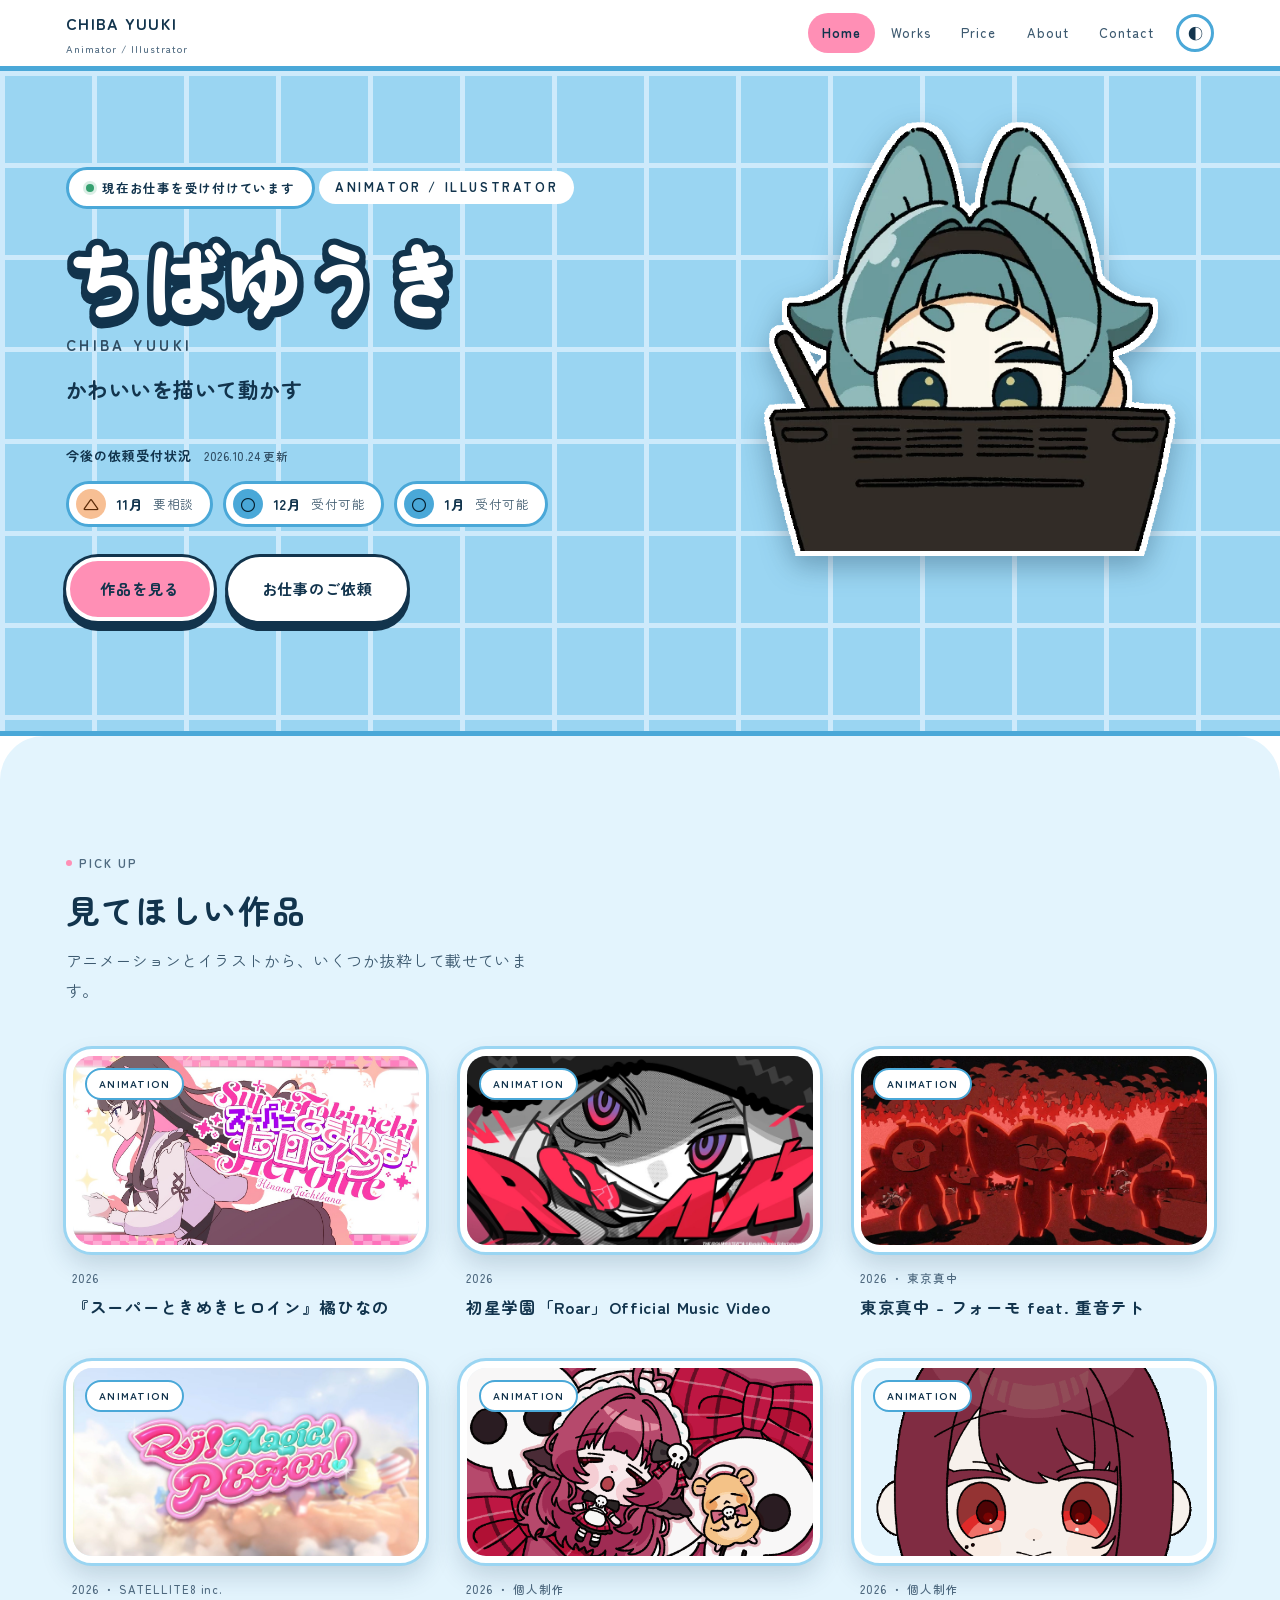
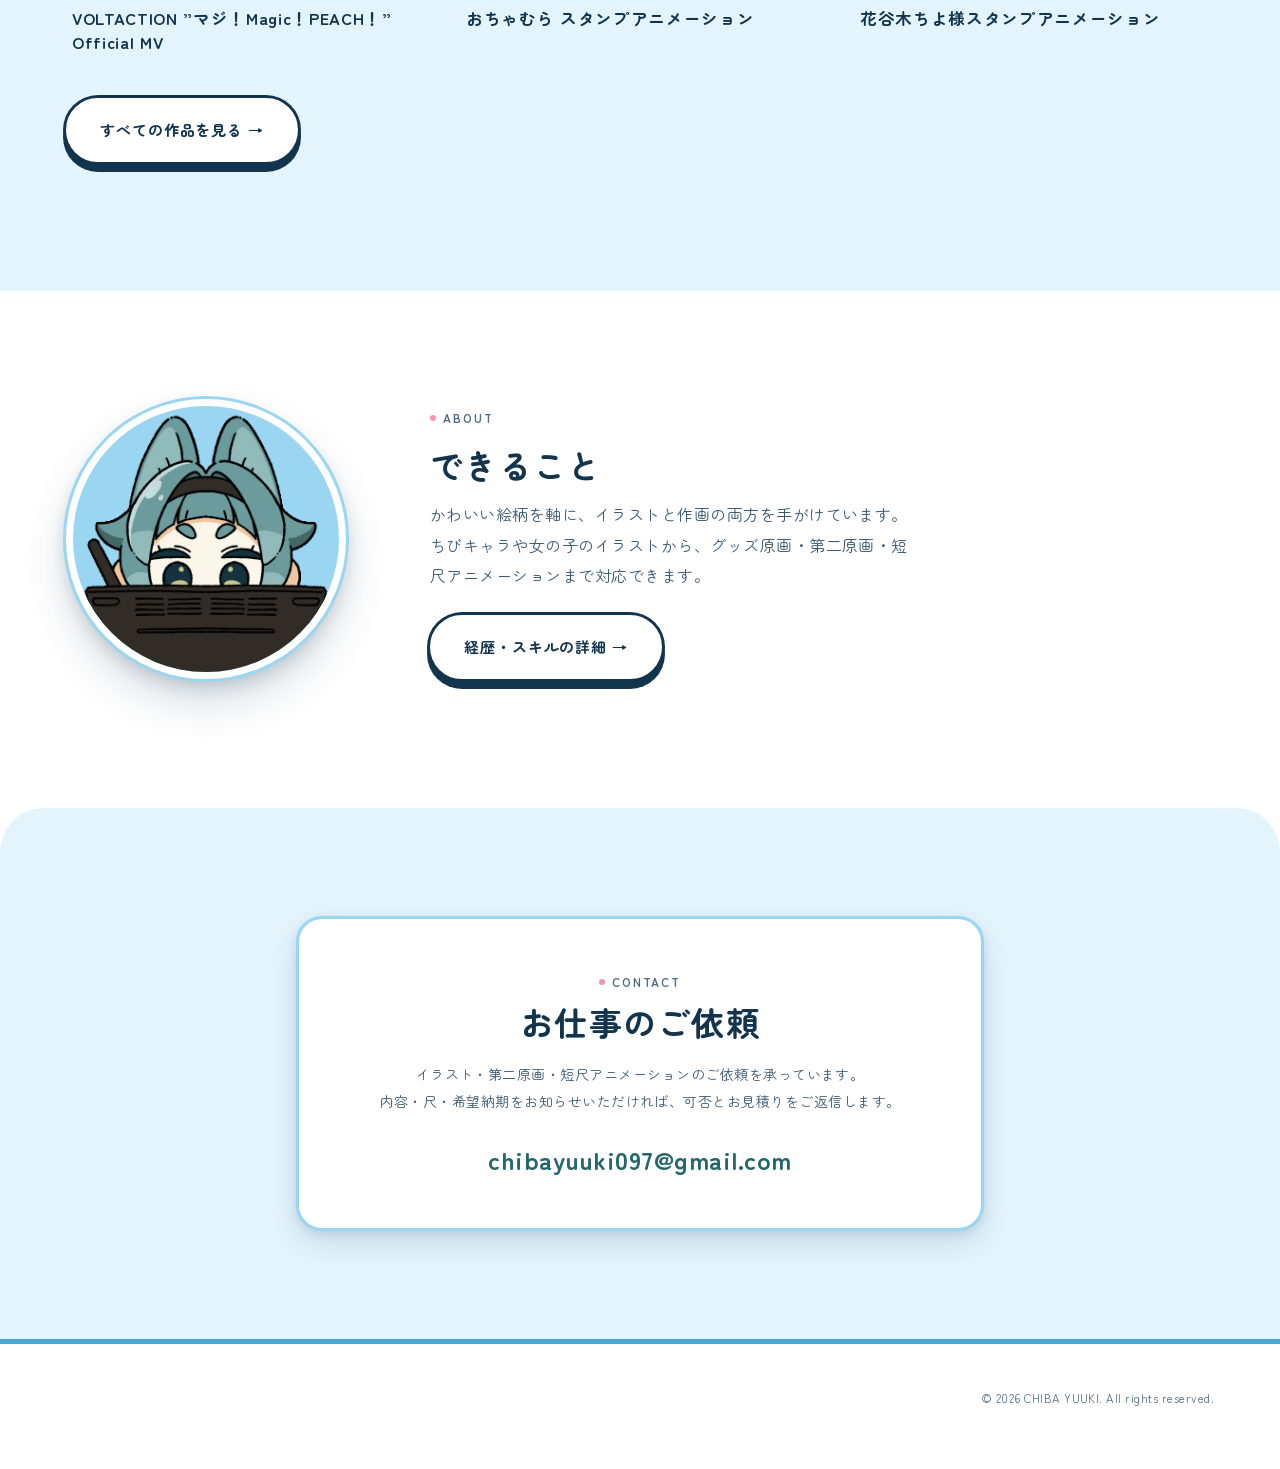
<file: index.html>
<!DOCTYPE html>
<html lang="ja">
<head>
<meta charset="UTF-8">
<meta name="viewport" content="width=device-width, initial-scale=1">
<title>ちばゆうき | アニメーター・イラストレーター</title>
<meta name="description" content="アニメーター・イラストレーター ちばゆうきのポートフォリオ。ちびキャラ・女の子イラストを軸に、作画とイラストの両面で制作しています。">
<!-- OGP：独自ドメインを設定したら og:url と og:image をそちらに差し替える -->
<meta property="og:type" content="website">
<meta property="og:url" content="https://chiba-yuuki.pages.dev/">
<meta property="og:title" content="ちばゆうき | アニメーター・イラストレーター">
<meta property="og:description" content="ちびキャラ・女の子イラストを軸に、作画とイラストの両面で制作しています。">
<meta property="og:image" content="https://chiba-yuuki.pages.dev/assets/img/og-image.jpg">
<meta name="twitter:card" content="summary_large_image">
<link rel="preconnect" href="https://fonts.googleapis.com">
<link rel="preconnect" href="https://fonts.gstatic.com" crossorigin>
<link href="https://fonts.googleapis.com/css2?family=Zen+Maru+Gothic:wght@400;500;700;900&display=swap" rel="stylesheet">
<link rel="stylesheet" href="assets/css/style.css">
</head>
<body data-page="home">

<header class="site-header">
  <div class="wrap site-header__inner">
    <a class="logo" href="index.html"><span data-site="name">CHIBA YUUKI</span><small data-site="role">Animator / Illustrator</small></a>
    <div class="header-tools">
      <nav class="nav" id="nav">
        <a href="index.html" aria-current="page">Home</a>
        <a href="works.html">Works</a>
        <a href="price.html">Price</a>
        <a href="about.html">About</a>
        <a href="contact.html">Contact</a>
      </nav>
      <button class="icon-btn" data-action="toggle-theme" aria-label="配色を切り替える" title="配色を切り替える">◐</button>
      <button class="icon-btn nav-toggle" data-action="toggle-nav" aria-label="メニューを開く" aria-expanded="false" aria-controls="nav">≡</button>
    </div>
  </div>
</header>

<main>

  <!-- ===== ヒーロー ===== -->
  <section class="hero">
    <img class="hero__chara" src="assets/img/profile.png" alt="">
    <div class="wrap">
      <span class="badge" data-available="true">現在お仕事を受け付けています</span>
      <p class="hero__role" data-site="role">Animator / Illustrator</p>
      <h1 class="hero__name"><span data-site="nameJa">ちばゆうき</span><small data-site="name">CHIBA YUUKI</small></h1>
      <p class="hero__tagline" data-site="tagline">かわいいを描いて動かす</p>
      <div class="availability" data-availability></div>
      <div class="hero__actions">
        <a class="btn" href="works.html">作品を見る</a>
        <a class="btn btn--ghost" href="contact.html">お仕事のご依頼</a>
      </div>
    </div>
  </section>

  <!-- ===== 見てほしい作品 ===== -->
  <section class="section section--sub">
    <div class="wrap">
      <p class="eyebrow">Pick Up</p>
      <h2 class="section-title">見てほしい作品</h2>
      <p class="section-lead">アニメーションとイラストから、いくつか抜粋して載せています。</p>
      <div class="grid" id="featured-grid"></div>
      <p style="margin-top:36px"><a class="btn btn--ghost" href="works.html">すべての作品を見る →</a></p>
    </div>
  </section>

  <!-- ===== プロフィール抜粋 ===== -->
  <section class="section">
    <div class="wrap two-col">
      <img class="portrait" src="assets/img/profile.png" alt="プロフィール写真またはアイコン">
      <div>
        <p class="eyebrow">About</p>
        <h2 class="section-title">できること</h2>
        <p class="section-lead" style="margin-bottom:24px">
          かわいい絵柄を軸に、イラストと作画の両方を手がけています。
          ちびキャラや女の子のイラストから、グッズ原画・第二原画・短尺アニメーションまで対応できます。
        </p>
        <p><a class="btn btn--ghost" href="about.html">経歴・スキルの詳細 →</a></p>
      </div>
    </div>
  </section>

  <!-- ===== 依頼への導線 ===== -->
  <section class="section section--sub">
    <div class="wrap" style="max-width:720px">
      <div class="contact-card" style="text-align:center">
        <p class="eyebrow" style="margin-bottom:6px">Contact</p>
        <h2 class="section-title" style="margin-bottom:14px">お仕事のご依頼</h2>
        <p style="color:var(--fg-muted);font-size:14px">
          イラスト・第二原画・短尺アニメーションのご依頼を承っています。<br>
          内容・尺・希望納期をお知らせいただければ、可否とお見積りをご返信します。
        </p>
        <p style="margin:22px 0 0"><a class="mail" href="mailto:chibayuuki097@gmail.com" data-site="email">chibayuuki097@gmail.com</a></p>
      </div>
    </div>
  </section>

</main>

<footer class="site-footer">
  <div class="wrap site-footer__inner">
    <div class="socials" data-socials></div>
    <p class="copyright">&copy; <span data-year>2026</span> <span data-site="name">CHIBA YUUKI</span>. All rights reserved.</p>
  </div>
</footer>

<script src="assets/js/data.js"></script>
<script src="assets/js/main.js"></script>
</body>
</html>
</file>
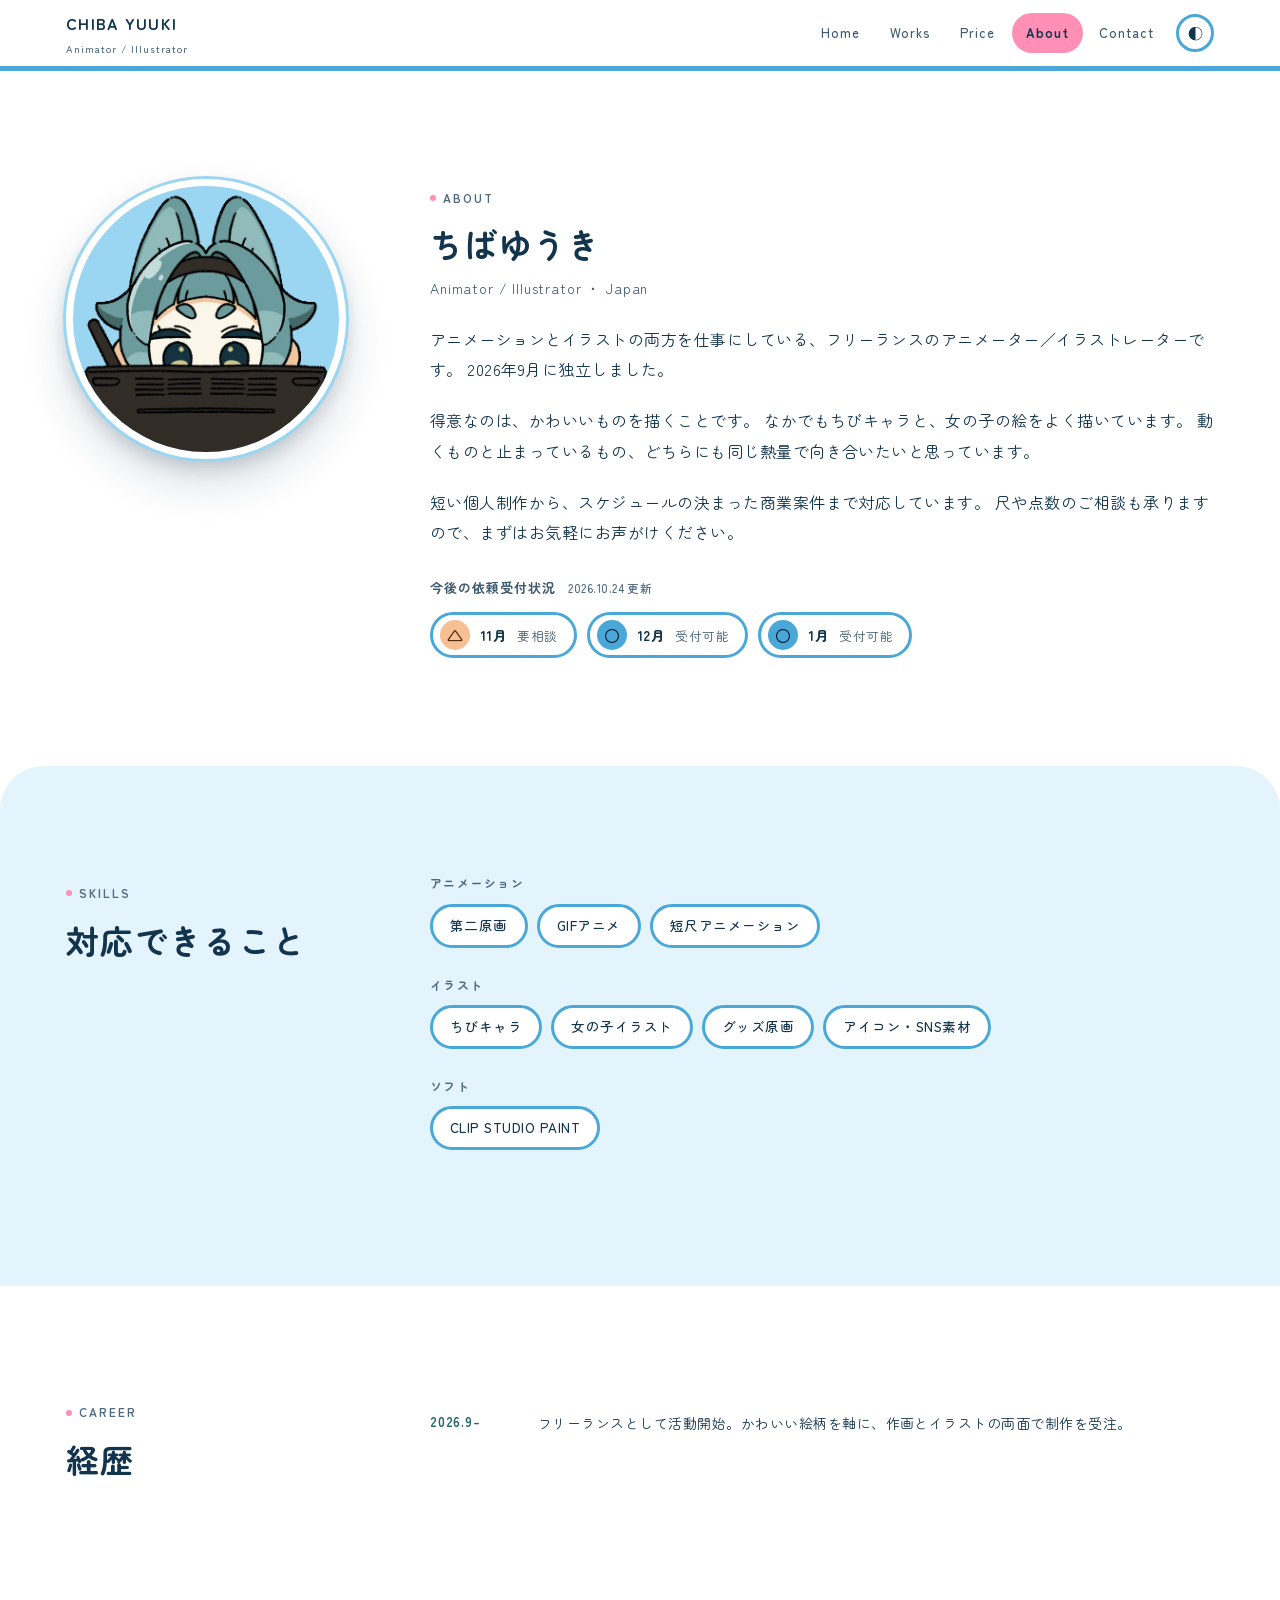
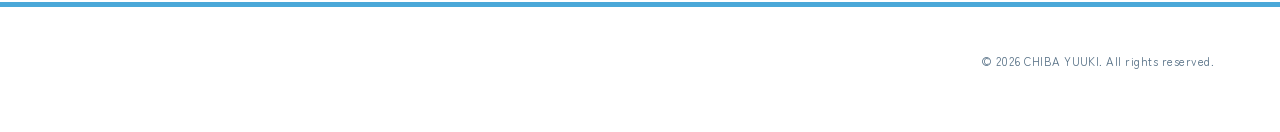
<file: about.html>
<!DOCTYPE html>
<html lang="ja">
<head>
<meta charset="UTF-8">
<meta name="viewport" content="width=device-width, initial-scale=1">
<title>プロフィール | ちばゆうき</title>
<meta name="description" content="プロフィール、対応できる工程、使用ソフト、経歴。">
<link rel="preconnect" href="https://fonts.googleapis.com">
<link rel="preconnect" href="https://fonts.gstatic.com" crossorigin>
<link href="https://fonts.googleapis.com/css2?family=Zen+Maru+Gothic:wght@400;500;700;900&display=swap" rel="stylesheet">
<link rel="stylesheet" href="assets/css/style.css">
</head>
<body data-page="about">

<header class="site-header">
  <div class="wrap site-header__inner">
    <a class="logo" href="index.html"><span data-site="name">CHIBA YUUKI</span><small data-site="role">Animator / Illustrator</small></a>
    <div class="header-tools">
      <nav class="nav" id="nav">
        <a href="index.html">Home</a>
        <a href="works.html">Works</a>
        <a href="price.html">Price</a>
        <a href="about.html" aria-current="page">About</a>
        <a href="contact.html">Contact</a>
      </nav>
      <button class="icon-btn" data-action="toggle-theme" aria-label="配色を切り替える" title="配色を切り替える">◐</button>
      <button class="icon-btn nav-toggle" data-action="toggle-nav" aria-label="メニューを開く" aria-expanded="false" aria-controls="nav">≡</button>
    </div>
  </div>
</header>

<main>
  <section class="section">
    <div class="wrap two-col">
      <img class="portrait" src="assets/img/profile.png" alt="プロフィール写真またはアイコン">
      <div>
        <p class="eyebrow">About</p>
        <h1 class="section-title" style="margin-bottom:6px"><span data-site="nameJa">ちばゆうき</span></h1>
        <p style="color:var(--fg-muted);font-size:14px;letter-spacing:.06em">
          <span data-site="role">Animator / Illustrator</span> ・ <span data-site="location">Tokyo, Japan</span>
        </p>
        <p style="margin-top:22px">
          アニメーションとイラストの両方を仕事にしている、フリーランスのアニメーター／イラストレーターです。
          2026年9月に独立しました。
        </p>
        <!-- 独立前の所属や経験がある場合、この下に1文だけ足すと経歴に厚みが出ます。
             例：「それまでは◯年ほど、第二原画を中心に作画の仕事をしていました。」 -->
        <p>
          得意なのは、かわいいものを描くことです。
          なかでもちびキャラと、女の子の絵をよく描いています。
          動くものと止まっているもの、どちらにも同じ熱量で向き合いたいと思っています。
        </p>
        <p>
          短い個人制作から、スケジュールの決まった商業案件まで対応しています。
          <!-- ▼ 対応できる規模が固まったら、ここを具体的な数字に置き換えてください -->
          尺や点数のご相談も承りますので、まずはお気軽にお声がけください。
        </p>
        <div class="availability" style="margin:28px 0 0" data-availability></div>
      </div>
    </div>
  </section>

  <section class="section section--sub">
    <div class="wrap two-col">
      <div>
        <p class="eyebrow">Skills</p>
        <h2 class="section-title">対応できること</h2>
      </div>
      <div id="skills"></div>
    </div>
  </section>

  <section class="section">
    <div class="wrap two-col">
      <div>
        <p class="eyebrow">Career</p>
        <h2 class="section-title">経歴</h2>
      </div>
      <div>
        <ul class="timeline" id="career"></ul>
        <!-- 守秘義務のある案件は、作品名を伏せて「TVアニメ／2026年／第二原画」のように
             工程と年だけを data.js の career に書く形でも構いません -->
      </div>
    </div>
  </section>
</main>

<footer class="site-footer">
  <div class="wrap site-footer__inner">
    <div class="socials" data-socials></div>
    <p class="copyright">&copy; <span data-year>2026</span> <span data-site="name">CHIBA YUUKI</span>. All rights reserved.</p>
  </div>
</footer>

<script src="assets/js/data.js"></script>
<script src="assets/js/main.js"></script>
</body>
</html>
</file>
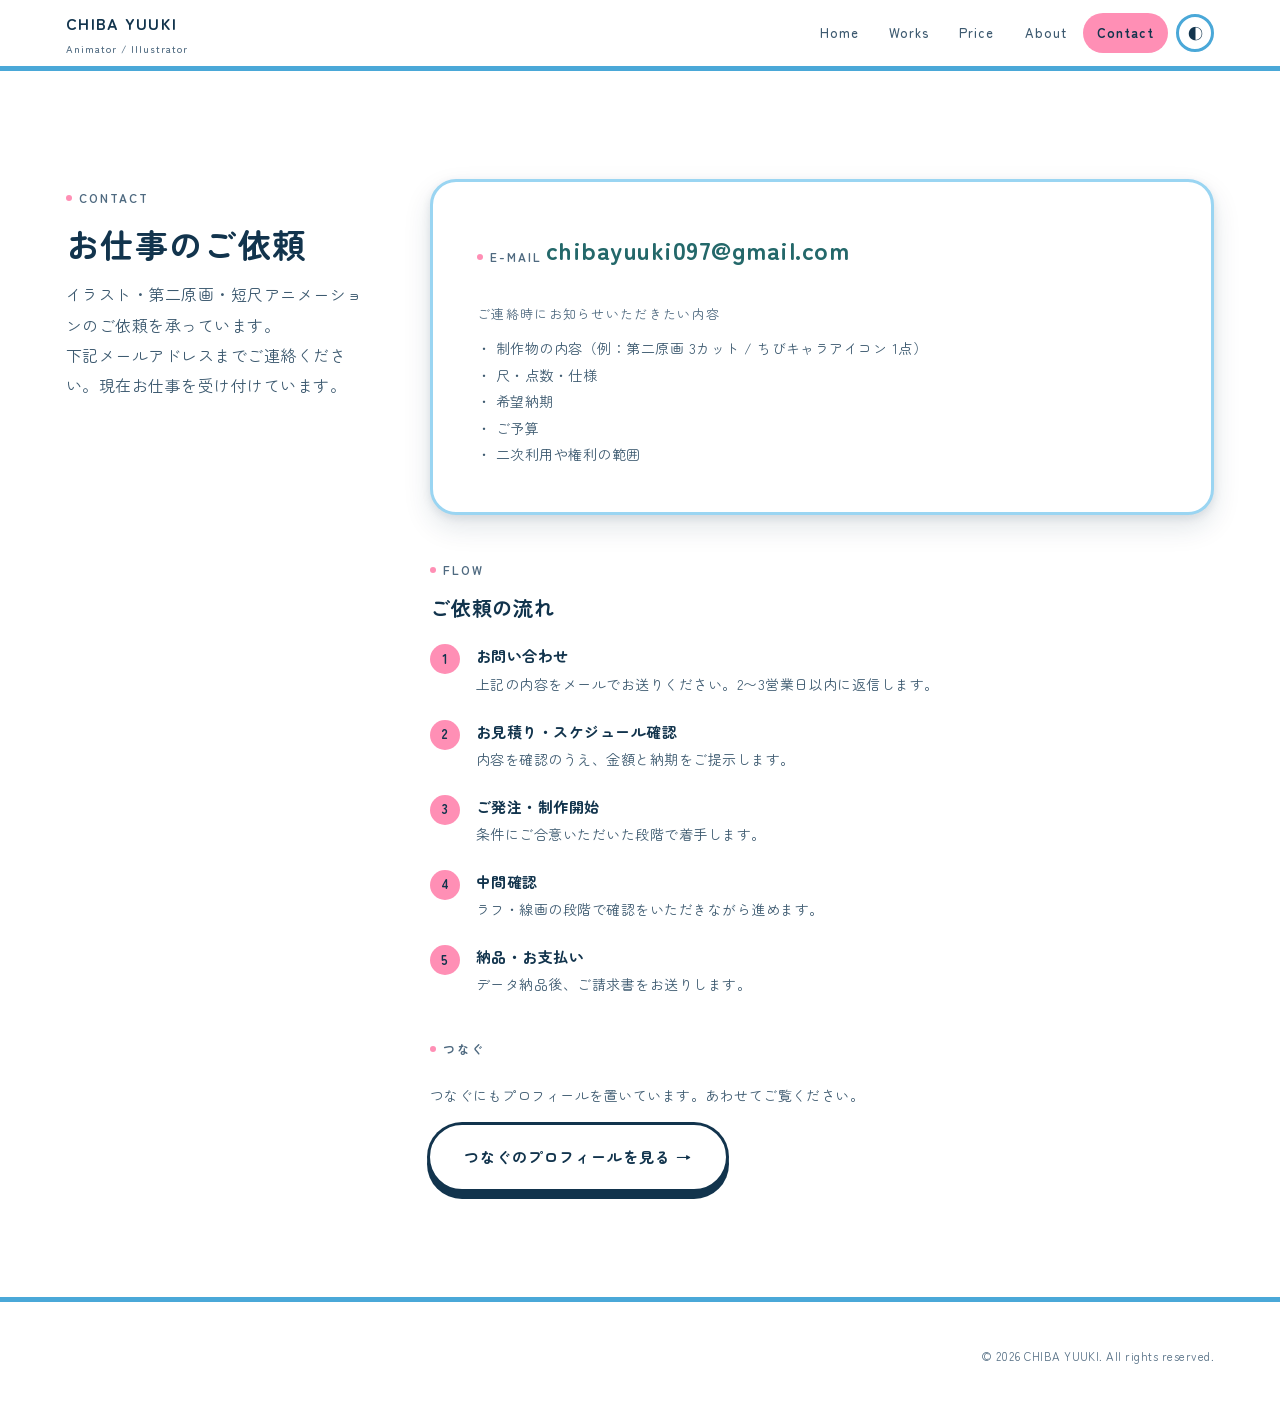
<file: contact.html>
<!DOCTYPE html>
<html lang="ja">
<head>
<meta charset="UTF-8">
<meta name="viewport" content="width=device-width, initial-scale=1">
<title>お問い合わせ | ちばゆうき</title>
<meta name="description" content="お仕事のご依頼・お問い合わせについて。">
<link rel="preconnect" href="https://fonts.googleapis.com">
<link rel="preconnect" href="https://fonts.gstatic.com" crossorigin>
<link href="https://fonts.googleapis.com/css2?family=Zen+Maru+Gothic:wght@400;500;700;900&display=swap" rel="stylesheet">
<link rel="stylesheet" href="assets/css/style.css">
</head>
<body data-page="contact">

<header class="site-header">
  <div class="wrap site-header__inner">
    <a class="logo" href="index.html"><span data-site="name">CHIBA YUUKI</span><small data-site="role">Animator / Illustrator</small></a>
    <div class="header-tools">
      <nav class="nav" id="nav">
        <a href="index.html">Home</a>
        <a href="works.html">Works</a>
        <a href="price.html">Price</a>
        <a href="about.html">About</a>
        <a href="contact.html" aria-current="page">Contact</a>
      </nav>
      <button class="icon-btn" data-action="toggle-theme" aria-label="配色を切り替える" title="配色を切り替える">◐</button>
      <button class="icon-btn nav-toggle" data-action="toggle-nav" aria-label="メニューを開く" aria-expanded="false" aria-controls="nav">≡</button>
    </div>
  </div>
</header>

<main>
  <section class="section">
    <div class="wrap two-col">
      <div>
        <p class="eyebrow">Contact</p>
        <h1 class="section-title">お仕事のご依頼</h1>
        <p class="section-lead">
          イラスト・第二原画・短尺アニメーションのご依頼を承っています。<br>
          下記メールアドレスまでご連絡ください。<span data-available="true">現在お仕事を受け付けています</span>。
        </p>
      </div>

      <div>
        <div class="contact-card">
          <p class="eyebrow" style="margin-bottom:8px">E-mail</p>
          <a class="mail" href="mailto:chibayuuki097@gmail.com" data-site="email">chibayuuki097@gmail.com</a>
          <p style="margin:26px 0 8px;font-size:13px;color:var(--fg-faint);letter-spacing:.1em">ご連絡時にお知らせいただきたい内容</p>
          <ul style="font-size:14px;color:var(--fg-muted)">
            <li>・ 制作物の内容（例：第二原画 3カット / ちびキャラアイコン 1点）</li>
            <li>・ 尺・点数・仕様</li>
            <li>・ 希望納期</li>
            <li>・ ご予算</li>
            <li>・ 二次利用や権利の範囲</li>
          </ul>
        </div>

        <div style="margin-top:36px">
          <p class="eyebrow">Flow</p>
          <h2 class="section-title" style="font-size:20px;margin-bottom:20px">ご依頼の流れ</h2>
          <ol class="steps">
            <li><b>お問い合わせ</b>上記の内容をメールでお送りください。2〜3営業日以内に返信します。</li>
            <li><b>お見積り・スケジュール確認</b>内容を確認のうえ、金額と納期をご提示します。</li>
            <li><b>ご発注・制作開始</b>条件にご合意いただいた段階で着手します。</li>
            <li><b>中間確認</b>ラフ・線画の段階で確認をいただきながら進めます。</li>
            <li><b>納品・お支払い</b>データ納品後、ご請求書をお送りします。</li>
          </ol>
        </div>

        <div style="margin-top:32px" data-extra-link></div>
      </div>
    </div>
  </section>
</main>

<footer class="site-footer">
  <div class="wrap site-footer__inner">
    <div class="socials" data-socials></div>
    <p class="copyright">&copy; <span data-year>2026</span> <span data-site="name">CHIBA YUUKI</span>. All rights reserved.</p>
  </div>
</footer>

<script src="assets/js/data.js"></script>
<script src="assets/js/main.js"></script>
</body>
</html>
</file>
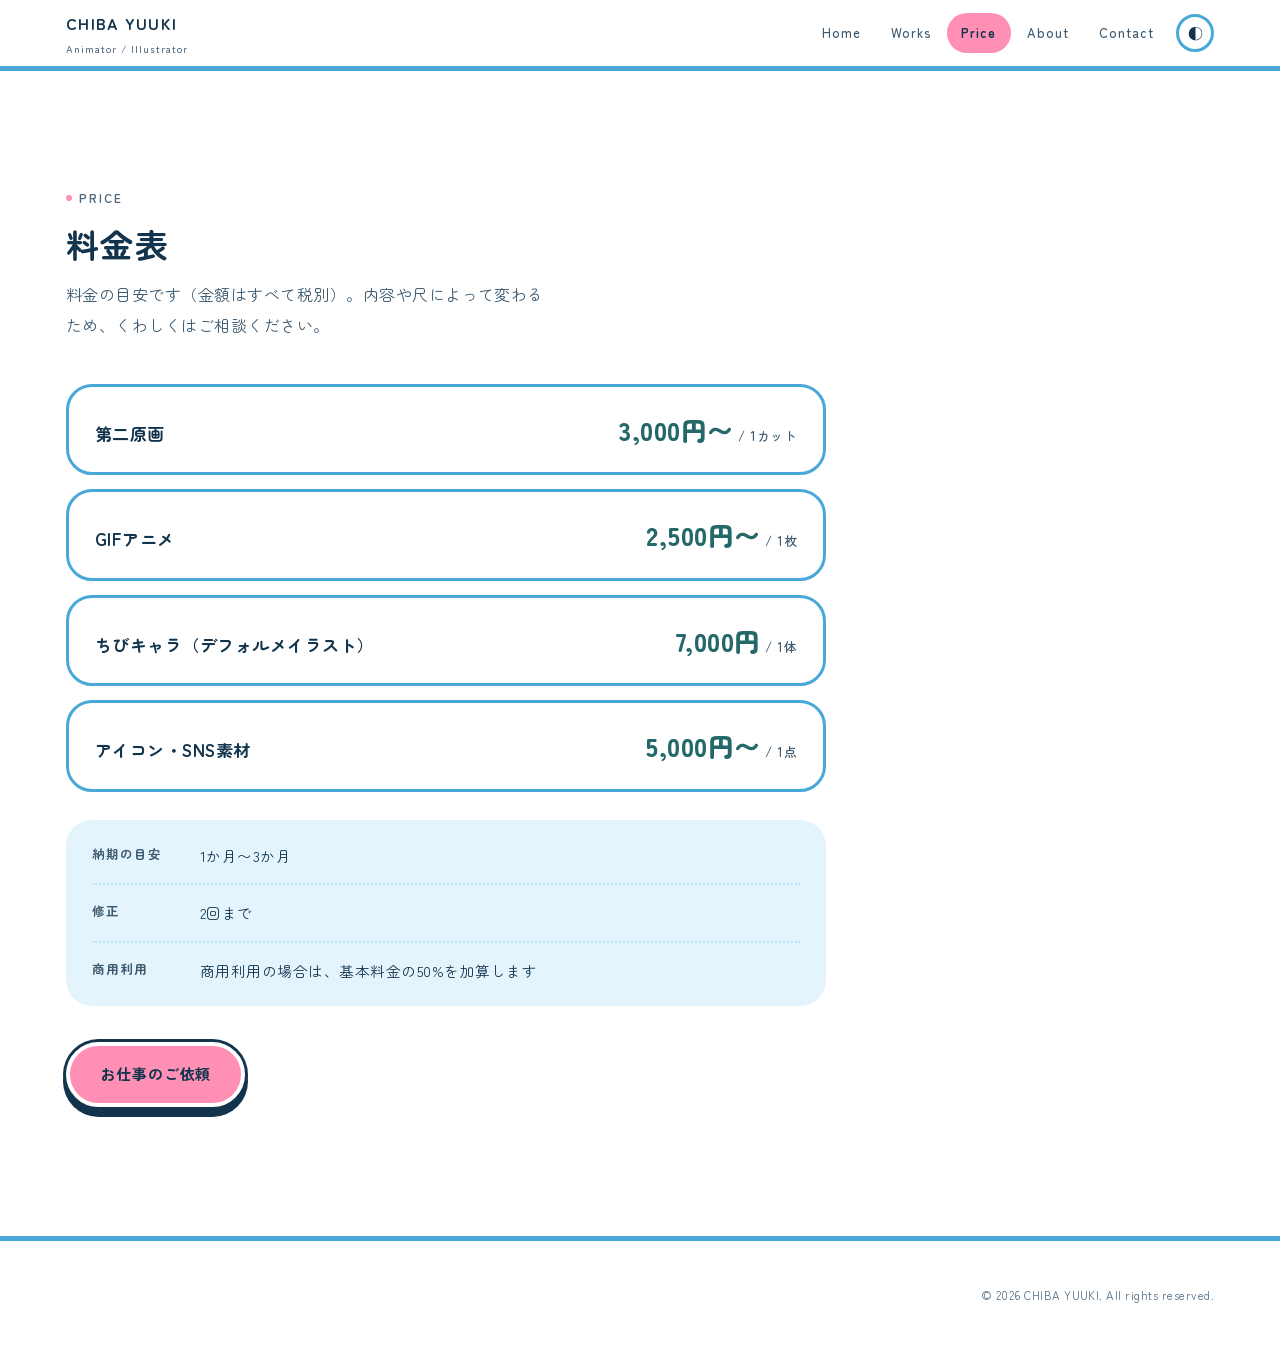
<file: price.html>
<!DOCTYPE html>
<html lang="ja">
<head>
<meta charset="UTF-8">
<meta name="viewport" content="width=device-width, initial-scale=1">
<title>料金表 | ちばゆうき</title>
<meta name="description" content="イラスト・第二原画・GIFアニメの料金の目安です。">
<link rel="preconnect" href="https://fonts.googleapis.com">
<link rel="preconnect" href="https://fonts.gstatic.com" crossorigin>
<link href="https://fonts.googleapis.com/css2?family=Zen+Maru+Gothic:wght@400;500;700;900&display=swap" rel="stylesheet">
<link rel="stylesheet" href="assets/css/style.css">
</head>
<body data-page="price">

<header class="site-header">
  <div class="wrap site-header__inner">
    <a class="logo" href="index.html"><span data-site="name">CHIBA YUUKI</span><small data-site="role">Animator / Illustrator</small></a>
    <div class="header-tools">
      <nav class="nav" id="nav">
        <a href="index.html">Home</a>
        <a href="works.html">Works</a>
        <a href="price.html" aria-current="page">Price</a>
        <a href="about.html">About</a>
        <a href="contact.html">Contact</a>
      </nav>
      <button class="icon-btn" data-action="toggle-theme" aria-label="配色を切り替える" title="配色を切り替える">◐</button>
      <button class="icon-btn nav-toggle" data-action="toggle-nav" aria-label="メニューを開く" aria-expanded="false" aria-controls="nav">≡</button>
    </div>
  </div>
</header>

<main>
  <section class="section">
    <div class="wrap">
      <p class="eyebrow">Price</p>
      <h1 class="section-title">料金表</h1>
      <p class="section-lead">料金の目安です（金額はすべて税別）。内容や尺によって変わるため、くわしくはご相談ください。</p>
      <div class="prices" data-prices></div>
      <p style="margin-top:36px"><a class="btn" href="contact.html">お仕事のご依頼</a></p>
    </div>
  </section>
</main>

<footer class="site-footer">
  <div class="wrap site-footer__inner">
    <div class="socials" data-socials></div>
    <p class="copyright">&copy; <span data-year>2026</span> <span data-site="name">CHIBA YUUKI</span>. All rights reserved.</p>
  </div>
</footer>

<script src="assets/js/data.js"></script>
<script src="assets/js/main.js"></script>
</body>
</html>
</file>
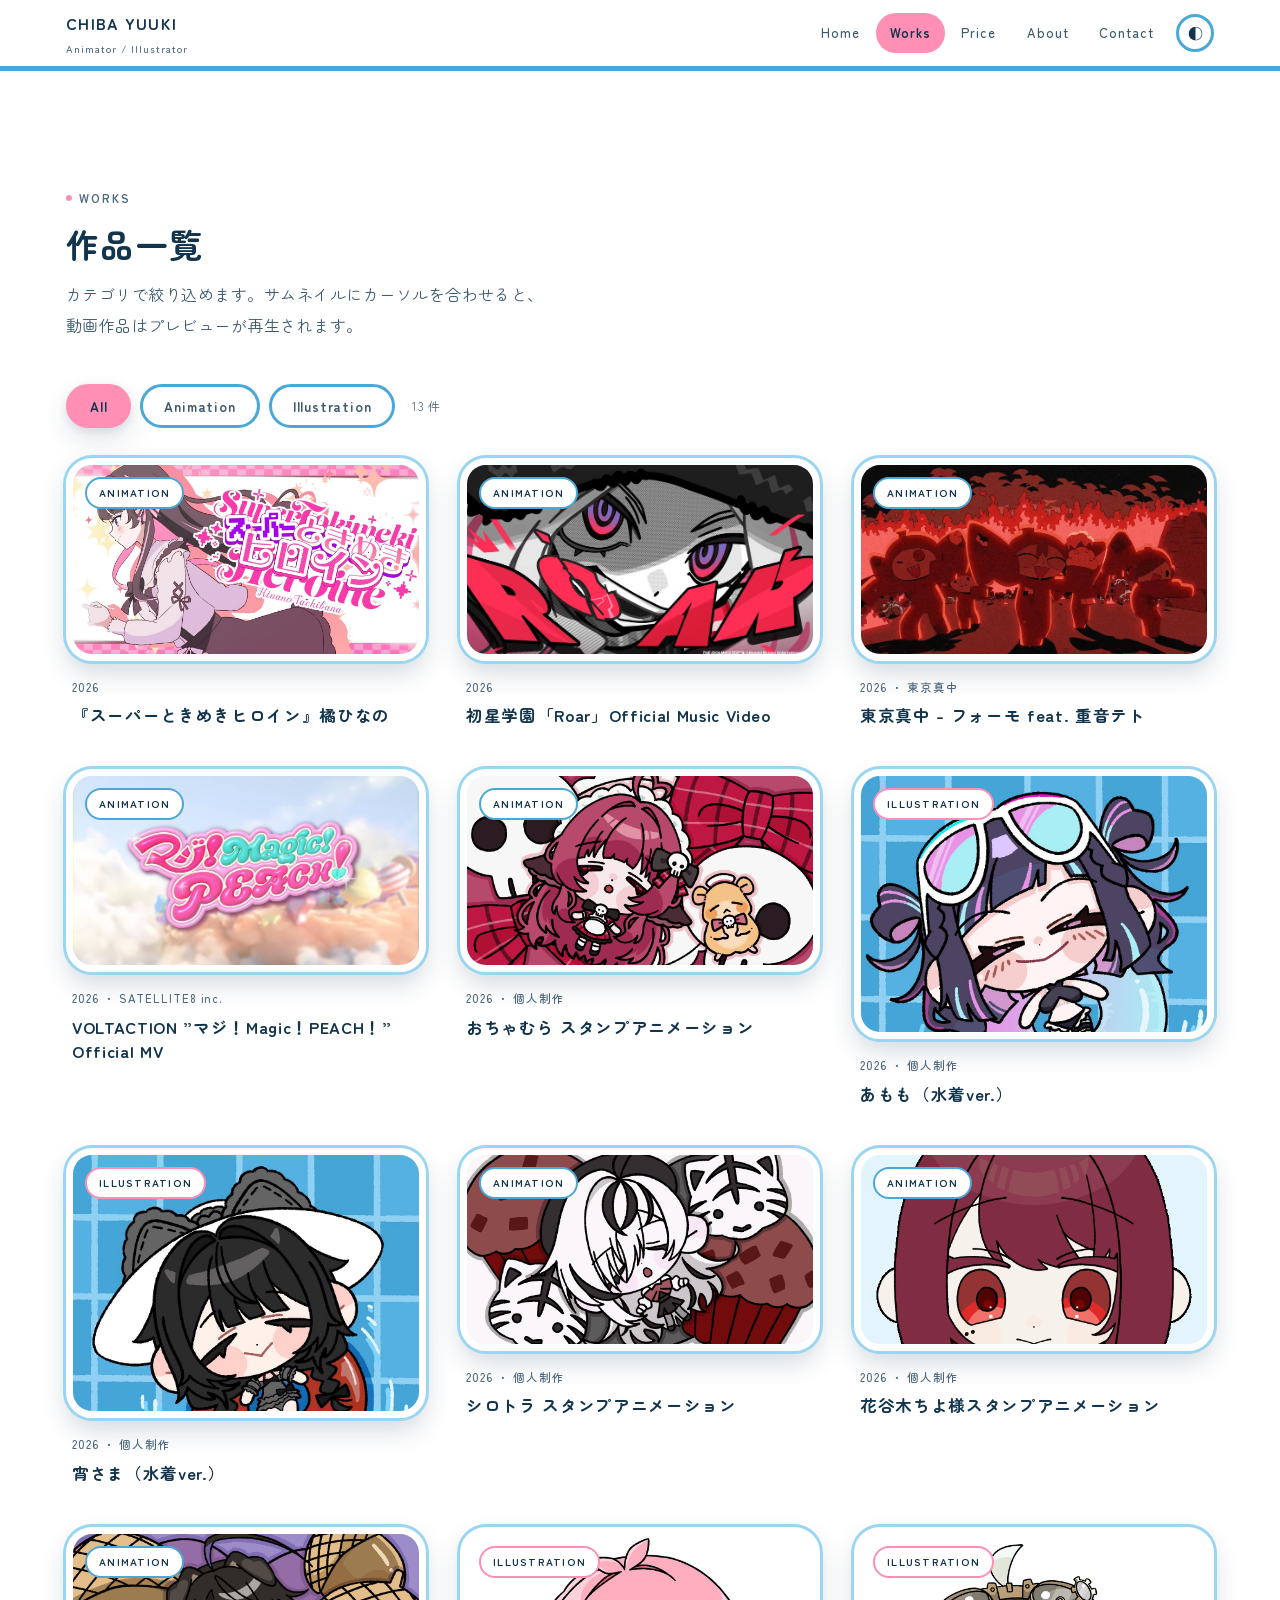
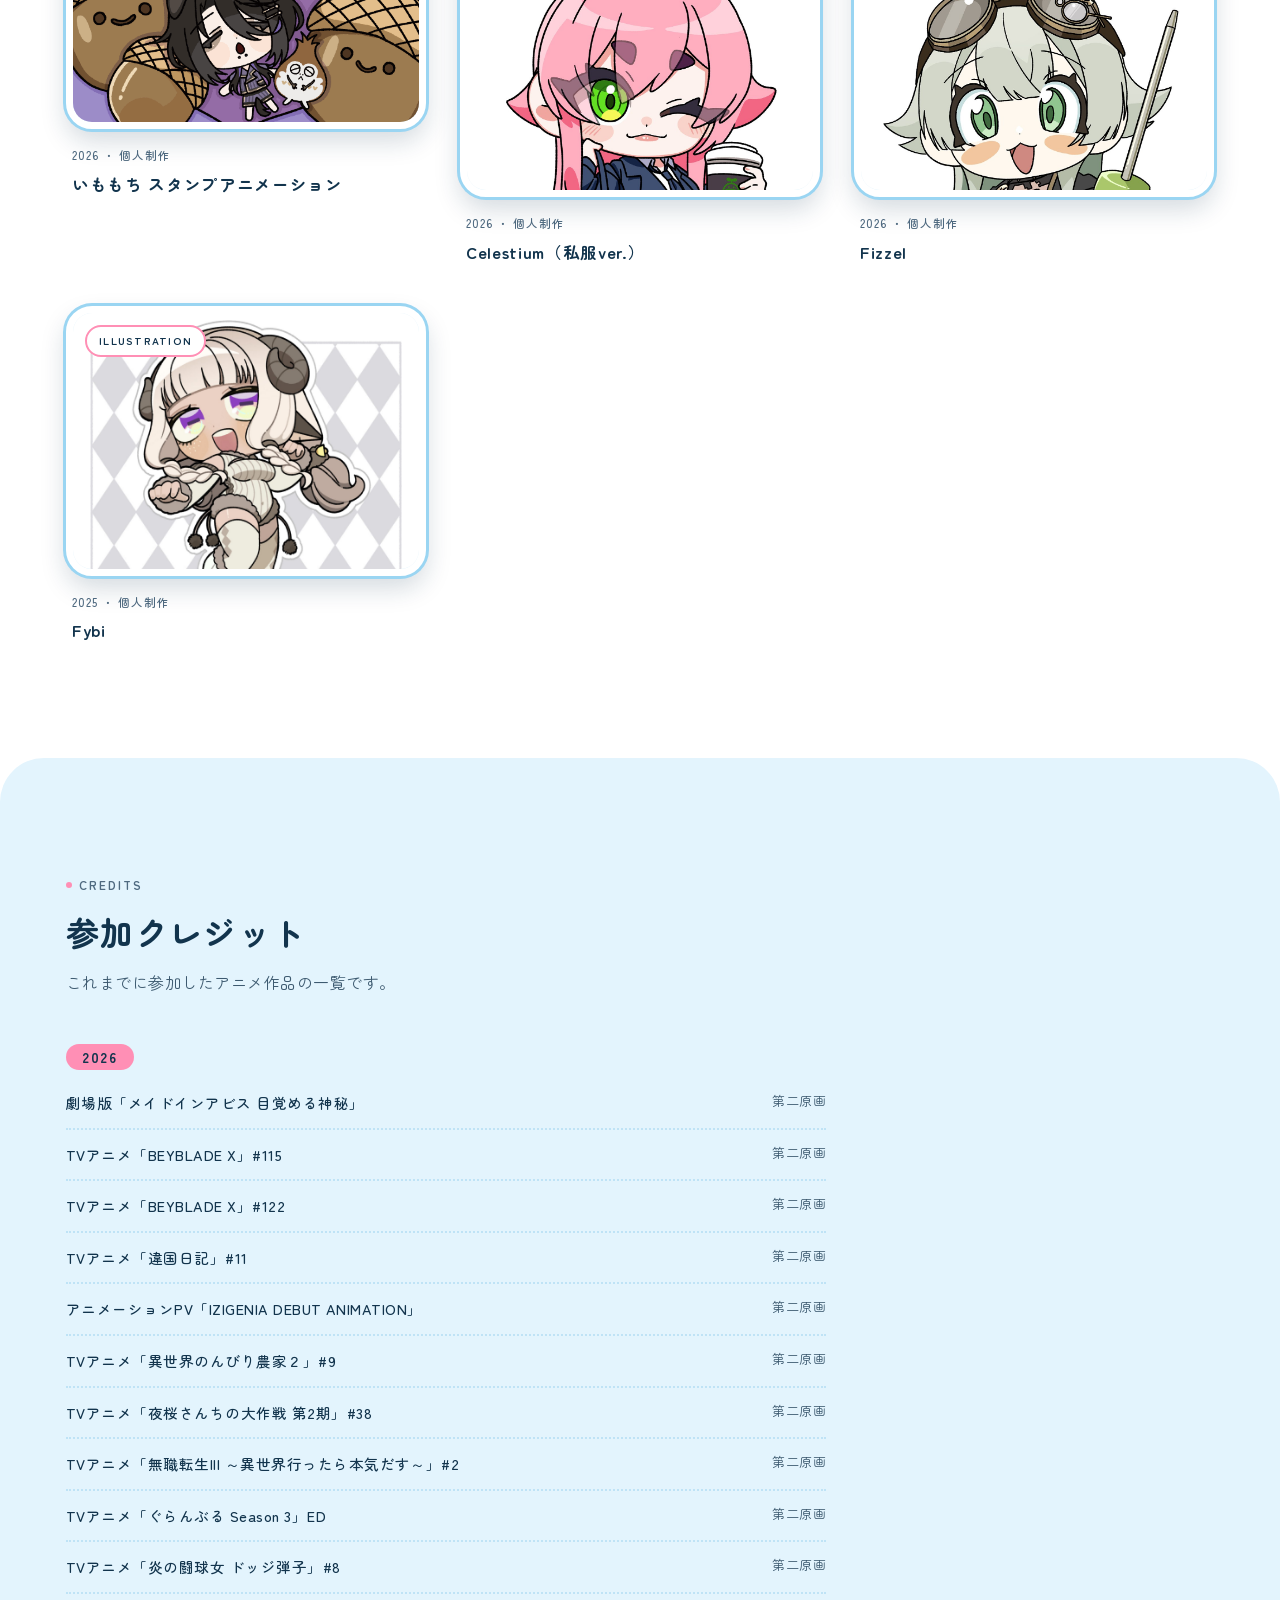
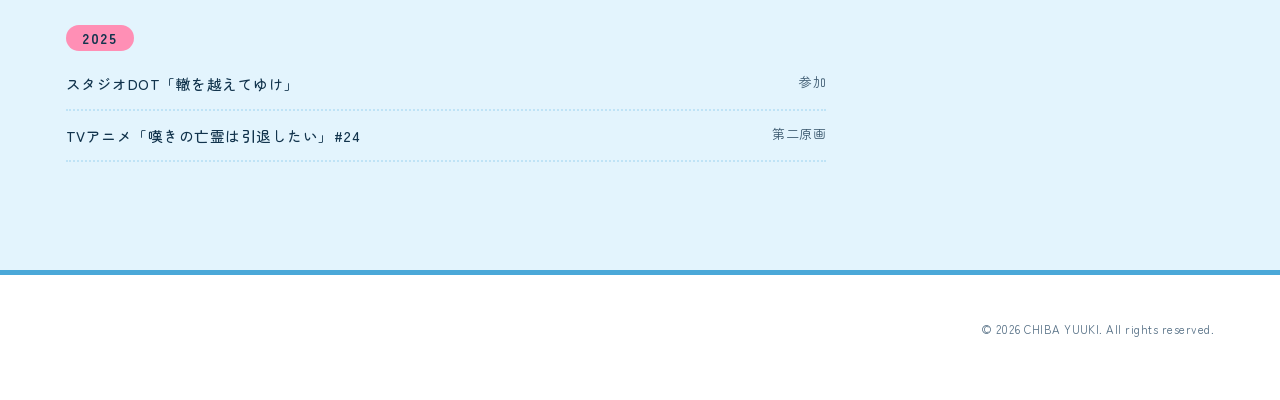
<file: works.html>
<!DOCTYPE html>
<html lang="ja">
<head>
<meta charset="UTF-8">
<meta name="viewport" content="width=device-width, initial-scale=1">
<title>作品一覧 | ちばゆうき</title>
<meta name="description" content="アニメーション・イラストの作品一覧。">
<link rel="preconnect" href="https://fonts.googleapis.com">
<link rel="preconnect" href="https://fonts.gstatic.com" crossorigin>
<link href="https://fonts.googleapis.com/css2?family=Zen+Maru+Gothic:wght@400;500;700;900&display=swap" rel="stylesheet">
<link rel="stylesheet" href="assets/css/style.css">
</head>
<body data-page="works">

<header class="site-header">
  <div class="wrap site-header__inner">
    <a class="logo" href="index.html"><span data-site="name">CHIBA YUUKI</span><small data-site="role">Animator / Illustrator</small></a>
    <div class="header-tools">
      <nav class="nav" id="nav">
        <a href="index.html">Home</a>
        <a href="works.html" aria-current="page">Works</a>
        <a href="price.html">Price</a>
        <a href="about.html">About</a>
        <a href="contact.html">Contact</a>
      </nav>
      <button class="icon-btn" data-action="toggle-theme" aria-label="配色を切り替える" title="配色を切り替える">◐</button>
      <button class="icon-btn nav-toggle" data-action="toggle-nav" aria-label="メニューを開く" aria-expanded="false" aria-controls="nav">≡</button>
    </div>
  </div>
</header>

<main>
  <section class="section">
    <div class="wrap">
      <p class="eyebrow">Works</p>
      <h1 class="section-title">作品一覧</h1>
      <p class="section-lead">カテゴリで絞り込めます。サムネイルにカーソルを合わせると、動画作品はプレビューが再生されます。</p>

      <div class="filters" role="group" aria-label="カテゴリで絞り込む">
        <button class="filter" data-filter="all" aria-pressed="true">All</button>
        <button class="filter" data-filter="animation" aria-pressed="false">Animation</button>
        <button class="filter" data-filter="illustration" aria-pressed="false">Illustration</button>
        <span style="align-self:center;margin-left:8px;font-size:12px;color:var(--fg-faint)" id="works-count"></span>
      </div>

      <div class="grid" id="works-grid"></div>
    </div>
  </section>

  <section class="section section--sub">
    <div class="wrap">
      <p class="eyebrow">Credits</p>
      <h2 class="section-title">参加クレジット</h2>
      <p class="section-lead">これまでに参加したアニメ作品の一覧です。</p>
      <div class="credits" data-credits></div>
    </div>
  </section>
</main>

<footer class="site-footer">
  <div class="wrap site-footer__inner">
    <div class="socials" data-socials></div>
    <p class="copyright">&copy; <span data-year>2026</span> <span data-site="name">CHIBA YUUKI</span>. All rights reserved.</p>
  </div>
</footer>

<script src="assets/js/data.js"></script>
<script src="assets/js/main.js"></script>
</body>
</html>
</file>
<file: assets/css/style.css>
/* =====================================================================
   ポートフォリオ雛形 スタイルシート
   ---------------------------------------------------------------------
   配色は下の :root にある変数を書き換えるだけで全体が変わります。
   フォントは Zen Maru Gothic（丸ゴシック）。各HTMLの <head> で読み込み。
   ===================================================================== */

/* ---------- 1. カラートークン（ライト = 既定） ---------- */
:root {
  --bg:            #ffffff;
  --bg-sub:        #e3f4fd;   /* 水色を薄めたセクション背景（水着イラストのプール色） */
  --bg-elev:       #ffffff;
  --fg:            #12344d;   /* 線画に寄せた濃い紺 */
  --fg-muted:      #3d5a70;
  --fg-faint:      #4f6a80;
  --border:        #bfe3f6;
  --sticker:       #ffffff;   /* 白フチ。作品のステッカー表現に合わせた縁取り */

  /* ★ 差し色。--accent は X のヘッダーから取った実際のブランドカラー。
     用途ごとに濃度を分けている。変えるときは必ずセットで変更すること。
     淡い色をそのまま文字に使うと読めなくなるため分離している。 */
  --accent:        #90c0c0;   /* くすんだ青緑：ボタンの塗り、枠線 */
  --accent-text:   #24686a;   /* 同系の濃色：リンク・見出しの文字 */
  --accent-fg:     #123030;   /* --accent の上に乗る文字 */
  --accent-2:      #f7bf94;   /* 差し色2：温かいオレンジ（塗り用） */
  --accent-2-text: #5a2a08;   /* 同系の濃色：オレンジの上に乗る文字 */

  /* ★ 作品に寄せたポップな色（水着イラストのプールタイルがモチーフ） */
  --pink:          #ff8fb5;   /* ボタン・選択中。上に乗る文字は --pink-fg */
  --pink-fg:       #12344d;
  --sky:           #4aa8d8;   /* 枠線・区切り線 */
  --tile:          #9ad5f2;   /* ヒーローのタイル地 */
  --tile-line:     #cdeafb;   /* タイルの目地 */
  --on-tile:       #12344d;   /* タイル地の上の文字 */
  --on-tile-muted: #2f4d63;
  --pill:          #ffffff;   /* タイル地の上に置く白い札 */
  --pill-fg:       #12344d;
  --outline:       #12344d;   /* ボタンの縁取り */

  --shadow:      0 3px 8px rgba(18,52,77,.10), 0 12px 28px rgba(18,52,77,.12);
  --shadow-lift: 0 8px 16px rgba(18,52,77,.16), 0 22px 44px rgba(18,52,77,.18);

  --font-sans: "Zen Maru Gothic", "Hiragino Maru Gothic ProN", "ヒラギノ丸ゴ ProN",
               "M PLUS Rounded 1c", "Hiragino Kaku Gothic ProN", "Hiragino Sans",
               "Noto Sans JP", Meiryo, sans-serif;

  --max:  1180px;
  --gap:  clamp(18px, 3vw, 34px);
  --radius:      26px;   /* カード・パネル */
  --radius-sm:   12px;   /* 小さめの箱 */
  --radius-pill: 999px;  /* ボタン・タグ */
}

/* ---------- 2. カラートークン（ダーク） ---------- */
/* 夜のプール：紺色の水面に、タイルの目地だけがうっすら光る */
@media (prefers-color-scheme: dark) {
  :root:not([data-theme="light"]) {
    --bg:            #0f2436;
    --bg-sub:        #14314a;
    --bg-elev:       #183a56;
    --fg:            #eaf6ff;
    --fg-muted:      #b5cfe2;
    --fg-faint:      #8fb0c8;
    --border:        #2a5a7c;
    --sticker:       #ffffff;
    --accent:        #7fb2b2;
    --accent-text:   #9ed0cf;
    --accent-fg:     #123030;
    --accent-2:      #f0b787;
    --accent-2-text: #3d1c05;
    --pink:          #ff8fb5;
    --pink-fg:       #12344d;
    --sky:           #4aa8d8;
    --tile:          #17476b;
    --tile-line:     #1f5b85;
    --on-tile:       #eaf6ff;
    --on-tile-muted: #cfe3f2;
    --pill:          #183a56;
    --pill-fg:       #eaf6ff;
    --outline:       #06131e;
    --shadow:      0 2px 6px rgba(0,0,0,.32), 0 10px 26px rgba(0,0,0,.40);
    --shadow-lift: 0 6px 14px rgba(0,0,0,.38), 0 20px 40px rgba(0,0,0,.48);
  }
}
:root[data-theme="dark"] {
  --bg:            #0f2436;
  --bg-sub:        #14314a;
  --bg-elev:       #183a56;
  --fg:            #eaf6ff;
  --fg-muted:      #b5cfe2;
  --fg-faint:      #8fb0c8;
  --border:        #2a5a7c;
  --sticker:       #ffffff;
  --accent:        #7fb2b2;
  --accent-text:   #9ed0cf;
  --accent-fg:     #123030;
  --accent-2:      #f0b787;
  --accent-2-text: #3d1c05;
  --pink:          #ff8fb5;
  --pink-fg:       #12344d;
  --sky:           #4aa8d8;
  --tile:          #17476b;
  --tile-line:     #1f5b85;
  --on-tile:       #eaf6ff;
  --on-tile-muted: #cfe3f2;
  --pill:          #183a56;
  --pill-fg:       #eaf6ff;
  --outline:       #06131e;
  --shadow:      0 2px 6px rgba(0,0,0,.32), 0 10px 26px rgba(0,0,0,.40);
  --shadow-lift: 0 6px 14px rgba(0,0,0,.38), 0 20px 40px rgba(0,0,0,.48);
}

/* ---------- 3. ベース ---------- */
*, *::before, *::after { box-sizing: border-box; }
html { scroll-behavior: smooth; -webkit-text-size-adjust: 100%; }
body {
  margin: 0;
  background: var(--bg);
  color: var(--fg);
  font-family: var(--font-sans);
  font-size: 16px;
  font-weight: 400;
  line-height: 1.9;
  letter-spacing: .03em;
  -webkit-font-smoothing: antialiased;
  display: flex;
  flex-direction: column;
  min-height: 100vh;
}
main { flex: 1; }
img, video { max-width: 100%; height: auto; display: block; }
a { color: inherit; text-decoration: none; }
h1, h2, h3, h4 { line-height: 1.45; letter-spacing: .04em; margin: 0; font-weight: 700; }
p { margin: 0 0 1.3em; }
ul, ol { margin: 0; padding: 0; list-style: none; }
:focus-visible { outline: 2.5px solid var(--accent-text); outline-offset: 3px; border-radius: 4px; }

.wrap { width: 100%; max-width: var(--max); margin-inline: auto; padding-inline: 16px; }
.section { padding-block: clamp(60px, 9vw, 108px); }
/* 淡水色のセクションは上の角を丸めて、紙を重ねたような見え方にする */
.section--sub { background: var(--bg-sub); border-radius: 44px 44px 0 0; }

.eyebrow {
  display: inline-flex; align-items: center; gap: 7px;
  font-size: 12px; letter-spacing: .16em; text-transform: uppercase;
  color: var(--fg-faint); margin: 0 0 12px; font-weight: 700;
}
.eyebrow::before {
  content: ""; width: 6px; height: 6px; border-radius: 50%;
  background: var(--pink); flex: none;
}
.section-title { font-size: clamp(23px, 3.4vw, 33px); margin: 0 0 10px; }
.section-lead { color: var(--fg-muted); max-width: 60ch; margin: 0 0 clamp(28px,4vw,44px); }

/* ---------- ボタン ---------- */
.btn {
  display: inline-flex; align-items: center; gap: 8px;
  padding: 14px 30px; border-radius: var(--radius-pill);
  border: 4px solid #fff; background: var(--pink); color: var(--pink-fg);
  font-family: inherit; font-size: 15px; font-weight: 700; letter-spacing: .06em;
  box-shadow: 0 0 0 3px var(--outline), 0 7px 0 3px var(--outline);
  cursor: pointer; transition: transform .22s cubic-bezier(.34,1.3,.5,1), box-shadow .22s;
}
.btn:hover { transform: translateY(-3px); box-shadow: 0 0 0 3px var(--outline), 0 10px 0 3px var(--outline); }
.btn:active { transform: translateY(0); box-shadow: 0 0 0 3px var(--outline), 0 5px 0 3px var(--outline); }
.btn--ghost { background: #fff; color: #12344d; }

/* ---------- 4. ヘッダー ---------- */
.site-header {
  position: sticky; top: 0; z-index: 50;
  background: var(--bg);
  border-bottom: 5px solid var(--sky);
}
.site-header__inner {
  display: flex; align-items: center; justify-content: space-between;
  gap: 16px; height: 66px;
}
.logo { font-size: 16px; font-weight: 700; letter-spacing: .08em; }
.logo small { display: block; font-size: 10px; letter-spacing: .1em; color: var(--fg-faint); font-weight: 500; }
.header-tools { display: flex; align-items: center; gap: 8px; }
.nav { display: flex; align-items: center; gap: 2px; }
.nav a {
  padding: 8px 14px; font-size: 13px; font-weight: 500; letter-spacing: .08em;
  color: var(--fg-muted); border-radius: var(--radius-pill); transition: color .18s, background .18s;
}
.nav a:hover { color: var(--accent-text); background: var(--bg-sub); }
.nav a[aria-current="page"] { color: var(--pink-fg); background: var(--pink); font-weight: 700; }
.icon-btn {
  display: grid; place-items: center; width: 38px; height: 38px; flex: none;
  border: 3px solid var(--sky); border-radius: 50%;
  background: var(--bg-elev); color: var(--fg); cursor: pointer; font-size: 15px; line-height: 1;
  transition: border-color .18s, transform .18s;
}
.icon-btn:hover { border-color: var(--pink); transform: rotate(-12deg); }
.nav-toggle { display: none; }
.nav-toggle:hover { transform: none; }

@media (max-width: 720px) {
  .nav-toggle { display: grid; }
  .nav {
    position: fixed; inset: 66px 0 auto 0;
    flex-direction: column; align-items: stretch; gap: 4px;
    background: var(--bg); border-bottom: 1px solid var(--border);
    border-radius: 0 0 26px 26px;
    padding: 14px 16px 22px; box-shadow: var(--shadow-lift);
    transform: translateY(-10px); opacity: 0; pointer-events: none; transition: .22s;
  }
  .nav[data-open="true"] { transform: none; opacity: 1; pointer-events: auto; }
  .nav a { padding: 14px 18px; font-size: 15px; border-radius: var(--radius-sm); }
}

/* ---------- 5. ヒーロー ---------- */
/* 水着イラストの背景（プールのタイル）をモチーフにした水色の地 */
.hero {
  position: relative; overflow: hidden;
  padding-block: clamp(48px, 8vw, 96px) clamp(64px, 9vw, 110px);
  background-color: var(--tile);
  background-image:
    linear-gradient(var(--tile-line) 5px, transparent 5px),
    linear-gradient(90deg, var(--tile-line) 5px, transparent 5px);
  background-size: 92px 92px;
  border-bottom: 5px solid var(--sky);
}
.hero > .wrap { position: relative; z-index: 1; }
/* キャラのステッカー。白フチは drop-shadow を4方向に重ねて作る */
.hero__chara {
  position: absolute; z-index: 1; right: 7%; top: 40px; width: min(440px, 38vw); height: auto;
  filter: drop-shadow(5px 0 0 #fff) drop-shadow(-5px 0 0 #fff) drop-shadow(0 5px 0 #fff) drop-shadow(0 -5px 0 #fff)
          drop-shadow(0 10px 14px rgba(18,52,77,.35));
  animation: bob 3.2s ease-in-out infinite;
}
@keyframes bob { 0%, 100% { transform: translateY(0) rotate(-2deg); } 50% { transform: translateY(-14px) rotate(2deg); } }
@media (max-width: 720px) { .hero__chara { width: 150px; right: 8px; top: 16px; } }

.hero__name {
  font-size: clamp(36px, 8.5vw, 78px); line-height: 1.2; letter-spacing: .02em; margin: 0 0 16px; font-weight: 900;
  color: #fff;
}
/* 名前は文字の外側をぐるっと縁取る（paint-order で線を塗りの下に回し、外側だけを見せる） */
.hero__name > span {
  display: inline-block; color: #fff;
  -webkit-text-stroke: .16em var(--outline); paint-order: stroke fill; stroke-linejoin: round;
  filter: drop-shadow(0 .07em 0 var(--outline));
}
.hero__name small {
  display: block; font-size: clamp(12px, 1.7vw, 15px); letter-spacing: .22em;
  color: var(--on-tile-muted); font-weight: 700; margin-top: 12px; text-shadow: none;
}
.hero__role {
  display: inline-block; font-size: 13px; letter-spacing: .2em; text-transform: uppercase;
  color: var(--pill-fg); background: var(--pill); font-weight: 700; margin: 0 0 20px;
  padding: 4px 16px; border-radius: var(--radius-pill);
}
.hero__tagline { font-size: clamp(17px, 2.3vw, 21px); color: var(--on-tile); max-width: 46ch; margin: 0 0 34px; font-weight: 700; }
.hero__actions { display: flex; flex-wrap: wrap; gap: 14px; }
.badge {
  display: inline-flex; align-items: center; gap: 8px;
  font-size: 12.5px; font-weight: 700; letter-spacing: .06em; color: var(--pill-fg);
  background: var(--pill); border: 3px solid var(--sky);
  border-radius: var(--radius-pill); padding: 6px 17px; margin-bottom: 22px;
}
.badge::before {
  content: ""; width: 8px; height: 8px; border-radius: 50%; background: #35a06f; flex: none;
  box-shadow: 0 0 0 3px rgba(53,160,111,.18);
}
.badge[data-available="false"]::before { background: var(--fg-faint); box-shadow: none; }

/* ---------- 依頼受付状況（今後3か月） ---------- */
.availability { margin: 0 0 30px; }
.availability__title {
  display: flex; flex-wrap: wrap; align-items: baseline; gap: 4px 12px;
  margin: 0 0 12px; font-size: 13px; font-weight: 700; letter-spacing: .08em; color: var(--fg-muted);
}
.availability__title small { font-size: 11.5px; font-weight: 500; letter-spacing: .04em; color: var(--fg-faint); }
.availability__list { display: flex; flex-wrap: wrap; gap: 10px; list-style: none; margin: 0; padding: 0; }
.hero .availability__title { color: var(--on-tile); }
.hero .availability__title small { color: var(--on-tile-muted); }
.availability__item {
  display: flex; align-items: center; gap: 10px;
  background: var(--pill); border: 3px solid var(--sky);
  border-radius: var(--radius-pill); padding: 5px 16px 5px 7px;
}
.availability__month { order: 2; font-size: 14px; font-weight: 700; color: var(--pill-fg); }
.availability__mark {
  order: 1; display: grid; place-items: center; flex: none;
  width: 30px; height: 30px; border-radius: 50%;
  font-size: 16px; font-weight: 900; line-height: 1;
  background: var(--bg-sub); color: var(--fg-muted);
}
.availability__text { order: 3; font-size: 12.5px; color: var(--pill-fg); opacity: .8; }
.availability__item[data-status="open"] .availability__mark { background: var(--sky); color: #06202f; }
.availability__item[data-status="limited"] .availability__mark { background: var(--accent-2); color: var(--accent-2-text); }

/* ---------- 6. 作品グリッド ---------- */
.filters { display: flex; flex-wrap: wrap; gap: 9px; margin-bottom: 30px; }
.filter {
  padding: 9px 21px; font-size: 13.5px; font-weight: 700; letter-spacing: .06em; font-family: inherit;
  border: 3px solid var(--sky); border-radius: var(--radius-pill);
  background: var(--bg-elev); color: var(--fg-muted); cursor: pointer;
  transition: transform .2s cubic-bezier(.34,1.3,.5,1), border-color .2s, color .2s;
}
.filter:hover { color: var(--fg); border-color: var(--pink); transform: translateY(-2px); }
.filter[aria-pressed="true"] {
  background: var(--pink); color: var(--pink-fg); border-color: var(--pink);
  box-shadow: var(--shadow);
}

.grid { display: grid; gap: var(--gap); grid-template-columns: repeat(auto-fill, minmax(min(100%, 320px), 1fr)); }

.card { display: block; transition: transform .28s cubic-bezier(.34,1.25,.5,1); }
.card:hover { transform: translateY(-6px); }
.card__media {
  position: relative; overflow: hidden; border-radius: var(--radius);
  background: var(--bg-sub); aspect-ratio: 16 / 9;
  border: 7px solid var(--sticker);
  box-shadow: 0 0 0 3px var(--tile), 0 12px 26px rgba(18,52,77,.18);
  transition: box-shadow .25s;
}
.card:hover .card__media { box-shadow: 0 0 0 3px var(--pink), 0 18px 34px rgba(18,52,77,.24); }
.card[data-category="illustration"] .card__media { aspect-ratio: 4 / 3; }
.card__media img, .card__media video {
  width: 100%; height: 100%; object-fit: cover;
  transition: transform .55s cubic-bezier(.2,.7,.3,1);
}
/* イラストは縦長の全身絵が多く、中央切り抜きだと顔が切れるため上寄せにする */
.card[data-category="illustration"] .card__media img { object-position: top; }
.card__media video { position: absolute; inset: 0; opacity: 0; transition: opacity .3s; }
.card:hover .card__media img, .card:focus-visible .card__media img { transform: scale(1.05); }
.card:hover .card__media video[data-ready="true"] { opacity: 1; }
.card__type {
  position: absolute; left: 12px; top: 12px; z-index: 2;
  font-size: 10.5px; letter-spacing: .12em; font-weight: 700; text-transform: uppercase;
  background: #fff; color: #12344d; border: 2px solid var(--sky);
  padding: 4px 12px; border-radius: var(--radius-pill);
}
.card[data-category="illustration"] .card__type { border-color: var(--pink); }
.card__body { padding: 16px 6px 0; }
.card__meta { font-size: 11.5px; letter-spacing: .08em; color: var(--fg-faint); margin: 0 0 6px; font-weight: 500; }
.card__title { font-size: 16.5px; margin: 0 0 7px; transition: color .18s; }
.card:hover .card__title { color: var(--accent-text); text-decoration: underline wavy var(--pink) 2px; text-underline-offset: 5px; }
.card__summary { font-size: 13.5px; color: var(--fg-muted); line-height: 1.8; margin: 0; }

.empty { color: var(--fg-muted); padding: 40px 0; }

/* ---------- 料金表 ---------- */
.prices { max-width: 760px; }
.prices__list { display: grid; gap: 14px; }
.prices__item {
  display: flex; flex-wrap: wrap; align-items: baseline; justify-content: space-between; gap: 4px 20px;
  background: var(--bg-elev); border: 3px solid var(--sky); border-radius: var(--radius);
  padding: 18px 26px;
}
.prices__name { font-size: 17px; font-weight: 700; }
.prices__amount { font-size: clamp(20px, 3.4vw, 26px); font-weight: 900; color: var(--accent-text); }
.prices__amount small { font-size: 13px; font-weight: 500; color: var(--fg-muted); }
.prices__notes { margin: 28px 0 0; background: var(--bg-sub); border-radius: var(--radius); padding: 8px 26px; }
.prices__notes > div {
  display: grid; grid-template-columns: 96px 1fr; gap: 12px;
  padding: 14px 0; border-bottom: 2px dotted var(--border); font-size: 14.5px;
}
.prices__notes > div:last-child { border-bottom: 0; }
.prices__notes dt { color: var(--fg-muted); font-size: 12.5px; letter-spacing: .08em; font-weight: 700; margin: 0; }
.prices__notes dd { margin: 0; }

/* ---------- 参加クレジット（文字だけの一覧） ---------- */
.credits { display: grid; gap: 28px; max-width: 760px; }
.credits__year h3 {
  display: inline-block; font-size: 14px; letter-spacing: .12em; margin: 0 0 8px;
  padding: 3px 16px; border-radius: var(--radius-pill); background: var(--pink); color: var(--pink-fg);
}
.credits__year li {
  display: flex; flex-wrap: wrap; justify-content: space-between; gap: 2px 16px;
  padding: 11px 0; border-bottom: 2px dotted var(--border); font-size: 14.5px;
}
.credits__title { font-weight: 500; }
.credits__role { color: var(--fg-muted); font-size: 13px; white-space: nowrap; }

/* ---------- 7. 作品詳細 ---------- */
.detail__head { padding-block: clamp(32px, 6vw, 60px) 28px; }
.back {
  display: inline-block; font-size: 13px; font-weight: 700; letter-spacing: .08em;
  color: var(--fg-muted); margin-bottom: 22px;
  padding: 7px 18px; border-radius: var(--radius-pill);
  background: var(--bg-sub); transition: color .18s, transform .18s;
}
.back:hover { color: var(--accent-text); transform: translateX(-3px); }
.detail__title { font-size: clamp(26px, 4.6vw, 44px); margin: 0 0 16px; font-weight: 900; }
.detail__tags { display: flex; flex-wrap: wrap; gap: 8px; margin-top: 20px; }
.tag {
  font-size: 11.5px; font-weight: 500; letter-spacing: .06em; color: var(--fg-muted);
  background: var(--bg-sub); border-radius: var(--radius-pill); padding: 5px 14px;
}

.player {
  position: relative; width: 100%; aspect-ratio: 16 / 9; background: #000;
  border-radius: var(--radius); overflow: hidden;
  border: 7px solid var(--sticker); box-shadow: 0 0 0 3px var(--tile), var(--shadow);
}
.player iframe, .player video { position: absolute; inset: 0; width: 100%; height: 100%; border: 0; }
.player--empty {
  display: grid; place-items: center; background: var(--bg-sub);
  color: var(--fg-faint); font-size: 13px; text-align: center; padding: 20px;
}

.detail__layout { display: grid; gap: clamp(28px, 5vw, 56px); grid-template-columns: minmax(0,1fr); align-items: start; }
@media (min-width: 900px) { .detail__layout { grid-template-columns: minmax(0,1fr) 290px; } }

.spec {
  margin: 0; background: var(--bg-sub);
  border-radius: var(--radius); padding: 8px 22px;
}
.spec > div {
  display: grid; grid-template-columns: 92px 1fr; gap: 12px;
  padding: 14px 0; border-bottom: 1px solid var(--border); font-size: 14px;
}
.spec > div:last-child { border-bottom: 0; }
.spec dt { color: var(--fg-faint); font-size: 12px; letter-spacing: .08em; margin: 0; font-weight: 700; }
.spec dd { margin: 0; }

.stills { display: grid; gap: 16px; margin-top: 30px; }
.stills img { width: 100%; border-radius: var(--radius); border: 7px solid var(--sticker); box-shadow: 0 0 0 3px var(--tile), var(--shadow); }

.credit { font-size: 11.5px; color: var(--fg-faint); margin-top: 30px; }

.pager {
  display: flex; justify-content: space-between; gap: 16px;
  border-top: 1px solid var(--border); padding-top: 26px;
  margin-top: clamp(40px, 6vw, 72px); font-size: 13.5px; font-weight: 500;
}
.pager a { color: var(--fg-muted); transition: color .18s; }
.pager a:hover { color: var(--accent-text); }

/* ---------- 8. プロフィール / 連絡 ---------- */
.two-col { display: grid; gap: clamp(28px, 5vw, 64px); grid-template-columns: minmax(0,1fr); align-items: start; }
@media (min-width: 860px) { .two-col { grid-template-columns: 300px minmax(0,1fr); } }

/* 丸いプロフィール画像。四角より柔らかく見える */
.portrait {
  width: 100%; max-width: 280px; aspect-ratio: 1; object-fit: cover;
  border-radius: 50%; border: 7px solid var(--sticker);
  background: var(--tile); box-shadow: 0 0 0 3px var(--tile), var(--shadow-lift);
}

.skill-group { margin-bottom: 28px; }
.skill-group h3 {
  font-size: 12px; letter-spacing: .12em; color: var(--fg-faint);
  margin: 0 0 12px; text-transform: uppercase; font-weight: 700;
}
.chips { display: flex; flex-wrap: wrap; gap: 9px; }
.chip {
  font-size: 13.5px; font-weight: 500;
  border: 3px solid var(--sky); border-radius: var(--radius-pill);
  padding: 6px 17px; background: var(--bg-elev);
  transition: border-color .18s, transform .18s;
}
.chip:hover { border-color: var(--pink); transform: translateY(-2px); }

.timeline li {
  display: grid; grid-template-columns: 92px 1fr; gap: 16px;
  padding: 16px 0; border-bottom: 1px solid var(--border); font-size: 14px;
}
.timeline li:last-child { border-bottom: 0; }
.timeline b { color: var(--accent-text); font-weight: 700; font-size: 13px; letter-spacing: .06em; }

.contact-card {
  border: 3px solid var(--tile); border-radius: 26px;
  background: var(--bg-elev); padding: clamp(26px, 4vw, 44px); box-shadow: var(--shadow);
}
.mail {
  display: inline-block;
  font-size: clamp(16px, 2.8vw, 25px); font-weight: 700; word-break: break-all;
  color: var(--accent-text); transition: transform .2s;
}
.mail:hover { transform: translateY(-2px); }
.steps { counter-reset: s; margin-top: 10px; }
.steps li { counter-increment: s; position: relative; padding-left: 46px; margin-bottom: 20px; color: var(--fg-muted); font-size: 14px; }
.steps li::before {
  content: counter(s); position: absolute; left: 0; top: 2px;
  width: 30px; height: 30px; display: grid; place-items: center;
  border-radius: 50%; background: var(--pink); color: var(--pink-fg);
  font-size: 13px; font-weight: 700;
}
.steps li b { color: var(--fg); display: block; font-size: 15px; }

.note {
  font-size: 13.5px; color: var(--fg-muted);
  background: var(--bg-sub); border-radius: var(--radius-sm);
  padding: 14px 18px;
}

/* ---------- 9. フッター ---------- */
.site-footer { border-top: 5px solid var(--sky); padding-block: 44px; }
.site-footer__inner { display: flex; flex-wrap: wrap; gap: 18px; justify-content: space-between; align-items: center; }
.socials { display: flex; flex-wrap: wrap; gap: 8px; }
.socials a {
  font-size: 12.5px; font-weight: 700; letter-spacing: .06em; color: var(--fg-muted);
  border: 3px solid var(--sky); border-radius: var(--radius-pill); padding: 6px 17px;
  background: var(--bg-elev);
  transition: color .18s, border-color .18s, transform .18s;
}
.socials a:hover { color: var(--fg); border-color: var(--pink); transform: translateY(-2px); }
.copyright { font-size: 11.5px; color: var(--fg-faint); }

@media (prefers-reduced-motion: reduce) {
  .hero__chara { animation: none; }
  *, *::before, *::after { animation-duration: .01ms !important; transition-duration: .01ms !important; scroll-behavior: auto !important; }
}
</file>
